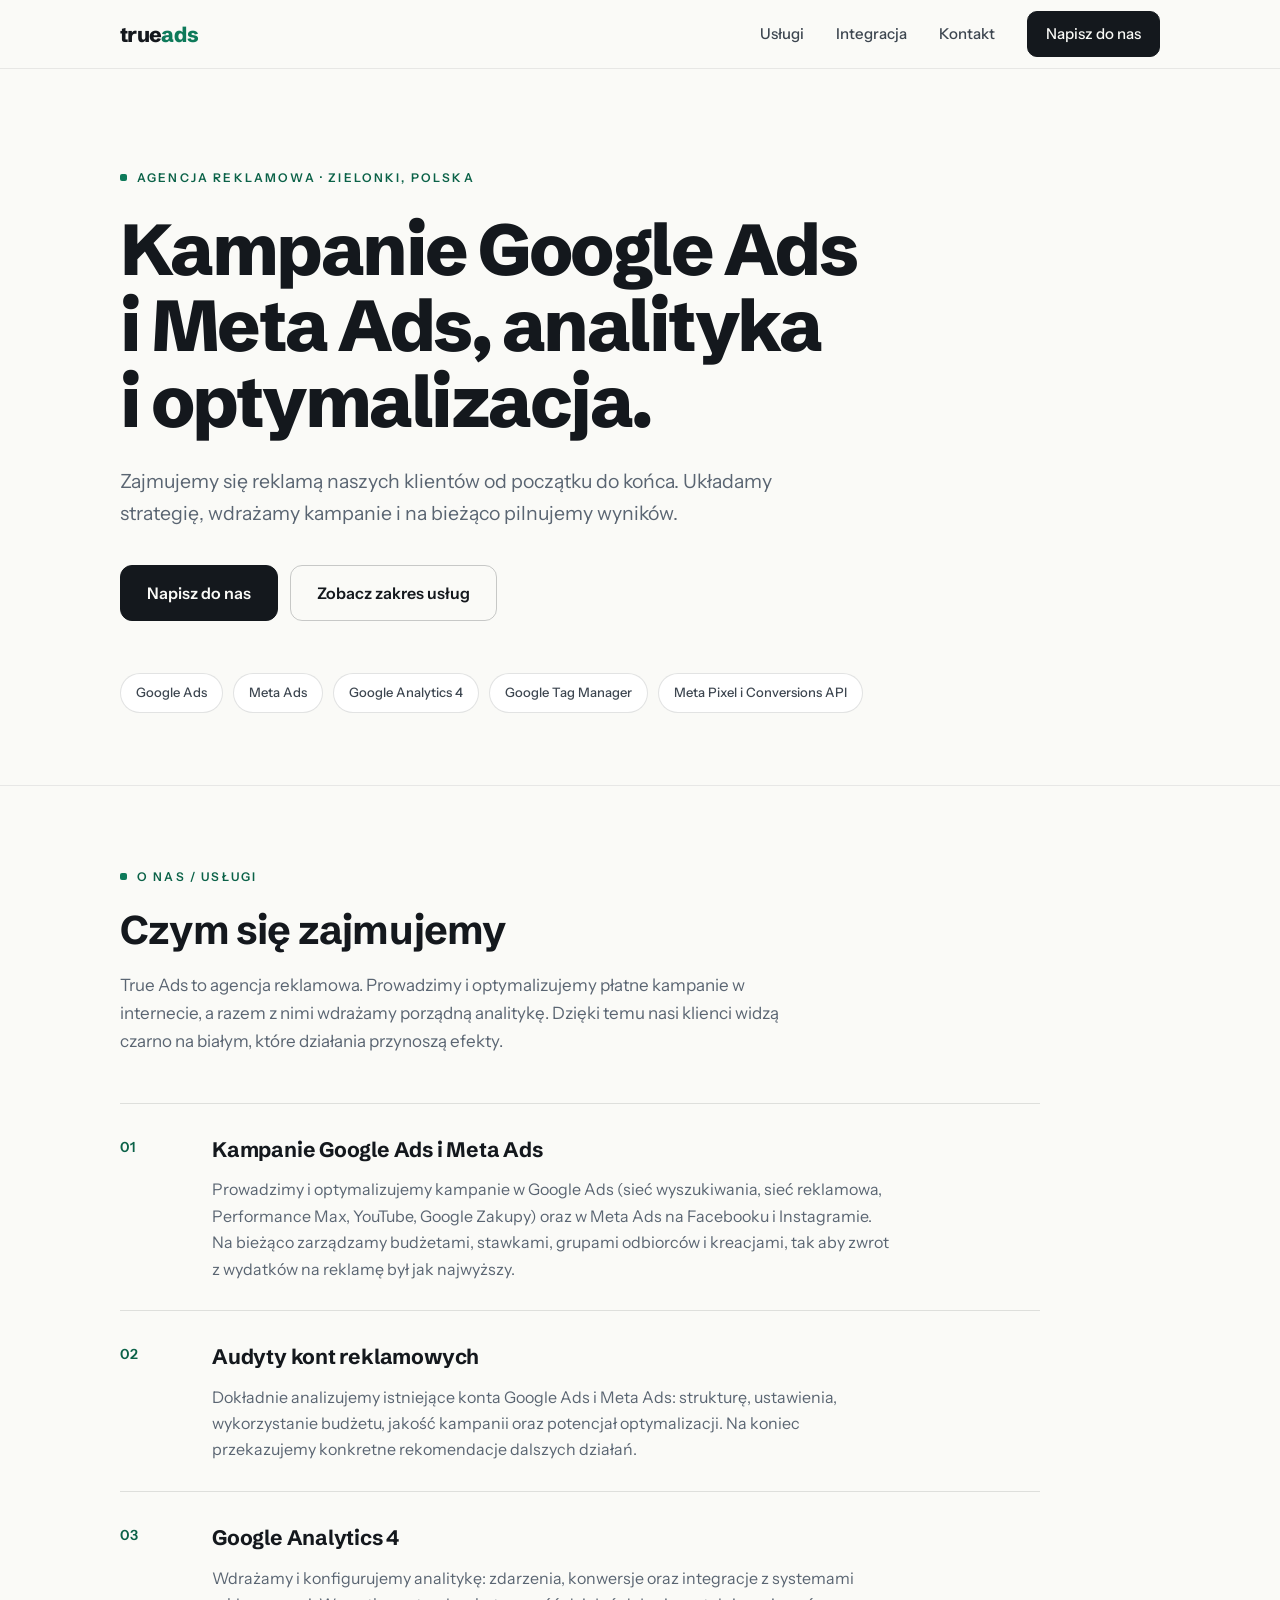
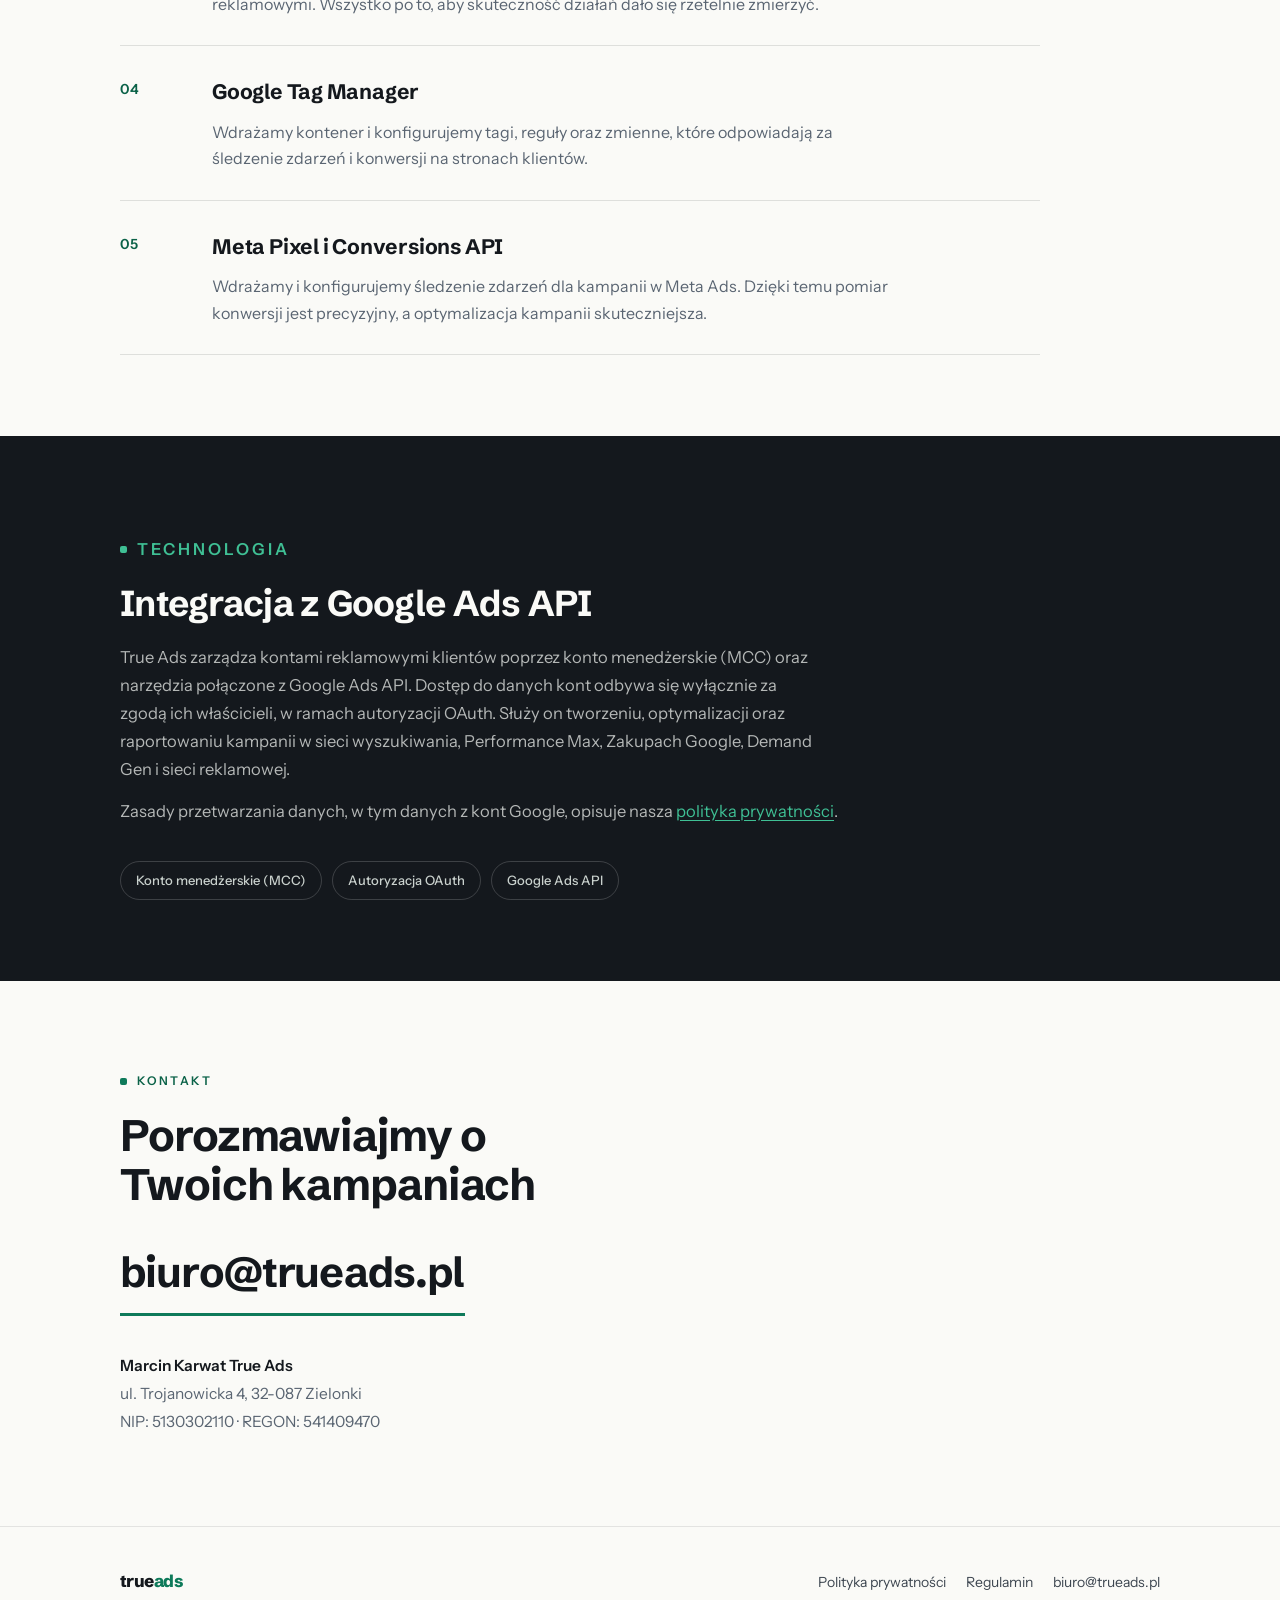
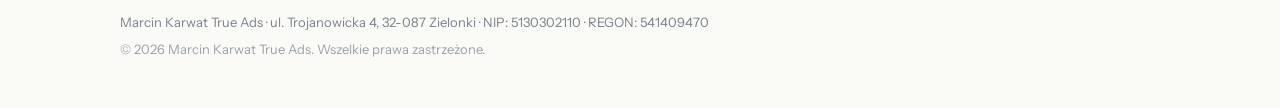
<file: index.html>
<!DOCTYPE html>
<html lang="pl">
<head>
<meta charset="utf-8">
<meta name="viewport" content="width=device-width, initial-scale=1">
<title>True Ads | kampanie Google Ads i Meta Ads, analityka i optymalizacja</title>
<meta name="description" content="True Ads to agencja reklamowa z Zielonek. Prowadzimy kampanie Google Ads i Meta Ads, robimy audyty kont reklamowych i konfigurujemy GA4, Google Tag Managera oraz Meta Pixel z Conversions API.">
<link rel="canonical" href="https://trueads.pl/">
<link rel="icon" type="image/svg+xml" href="/favicon.svg">
<link rel="stylesheet" href="/fonts.css?v=1">
<link rel="stylesheet" href="/style.css?v=2">
</head>
<body>
<a class="skip-link" href="#uslugi">Przejdź do treści</a>

<header class="site-head">
  <div class="container">
    <a class="logo" href="/" aria-label="True Ads, strona główna"><span>true</span><span class="logo-accent">ads</span></a>
    <nav class="site-nav" aria-label="Nawigacja">
      <a href="#uslugi">Usługi</a>
      <a href="#integracja">Integracja</a>
      <a href="#kontakt">Kontakt</a>
      <a class="btn btn-small" href="mailto:biuro@trueads.pl">Napisz do nas</a>
    </nav>
  </div>
</header>

<main>
  <section class="hero">
    <div class="container">
      <p class="kicker">Agencja reklamowa · Zielonki, Polska</p>
      <h1>Kampanie Google Ads i Meta Ads, analityka i optymalizacja.</h1>
      <p class="hero-lead">Zajmujemy się reklamą naszych klientów od początku do końca. Układamy strategię, wdrażamy kampanie i na bieżąco pilnujemy wyników.</p>
      <div class="hero-actions">
        <a class="btn" href="mailto:biuro@trueads.pl">Napisz do nas</a>
        <a class="btn btn-outline" href="#uslugi">Zobacz zakres usług</a>
      </div>
      <div class="chip-row">
        <span class="chip">Google Ads</span>
        <span class="chip">Meta Ads</span>
        <span class="chip">Google Analytics 4</span>
        <span class="chip">Google Tag Manager</span>
        <span class="chip">Meta Pixel i Conversions API</span>
      </div>
    </div>
  </section>

  <section class="services" id="uslugi">
    <div class="container">
      <p class="kicker">O nas / Usługi</p>
      <h2>Czym się zajmujemy</h2>
      <p class="section-lead">True Ads to agencja reklamowa. Prowadzimy i optymalizujemy płatne kampanie w internecie, a razem z nimi wdrażamy porządną analitykę. Dzięki temu nasi klienci widzą czarno na białym, które działania przynoszą efekty.</p>

      <ol class="service-list">
        <li>
          <h3>Kampanie Google Ads i Meta Ads</h3>
          <p>Prowadzimy i optymalizujemy kampanie w Google Ads (sieć wyszukiwania, sieć reklamowa, Performance Max, YouTube, Google Zakupy) oraz w Meta Ads na Facebooku i Instagramie. Na bieżąco zarządzamy budżetami, stawkami, grupami odbiorców i kreacjami, tak aby zwrot z wydatków na reklamę był jak najwyższy.</p>
        </li>
        <li>
          <h3>Audyty kont reklamowych</h3>
          <p>Dokładnie analizujemy istniejące konta Google Ads i Meta Ads: strukturę, ustawienia, wykorzystanie budżetu, jakość kampanii oraz potencjał optymalizacji. Na koniec przekazujemy konkretne rekomendacje dalszych działań.</p>
        </li>
        <li>
          <h3>Google Analytics 4</h3>
          <p>Wdrażamy i konfigurujemy analitykę: zdarzenia, konwersje oraz integracje z systemami reklamowymi. Wszystko po to, aby skuteczność działań dało się rzetelnie zmierzyć.</p>
        </li>
        <li>
          <h3>Google Tag Manager</h3>
          <p>Wdrażamy kontener i konfigurujemy tagi, reguły oraz zmienne, które odpowiadają za śledzenie zdarzeń i konwersji na stronach klientów.</p>
        </li>
        <li>
          <h3>Meta Pixel i Conversions API</h3>
          <p>Wdrażamy i konfigurujemy śledzenie zdarzeń dla kampanii w Meta Ads. Dzięki temu pomiar konwersji jest precyzyjny, a optymalizacja kampanii skuteczniejsza.</p>
        </li>
      </ol>
    </div>
  </section>

  <section class="integration" id="integracja">
    <div class="container">
      <p class="kicker kicker-dark">Technologia</p>
      <h2>Integracja z Google Ads API</h2>
      <p>True Ads zarządza kontami reklamowymi klientów poprzez konto menedżerskie (MCC) oraz narzędzia połączone z Google Ads API. Dostęp do danych kont odbywa się wyłącznie za zgodą ich właścicieli, w ramach autoryzacji OAuth. Służy on tworzeniu, optymalizacji oraz raportowaniu kampanii w sieci wyszukiwania, Performance Max, Zakupach Google, Demand Gen i sieci reklamowej.</p>
      <p>Zasady przetwarzania danych, w tym danych z kont Google, opisuje nasza <a href="/polityka-prywatnosci">polityka prywatności</a>.</p>
      <div class="chip-row">
        <span class="chip chip-dark">Konto menedżerskie (MCC)</span>
        <span class="chip chip-dark">Autoryzacja OAuth</span>
        <span class="chip chip-dark">Google Ads API</span>
      </div>
    </div>
  </section>

  <section class="contact" id="kontakt">
    <div class="container">
      <p class="kicker">Kontakt</p>
      <h2>Porozmawiajmy o Twoich kampaniach</h2>
      <a class="contact-mail" href="mailto:biuro@trueads.pl">biuro@trueads.pl</a>
      <address class="contact-data">
        <strong>Marcin Karwat True Ads</strong><br>
        ul. Trojanowicka 4, 32-087 Zielonki<br>
        NIP: 5130302110 · REGON: 541409470
      </address>
    </div>
  </section>
</main>

<footer class="site-foot">
  <div class="container">
    <div class="foot-top">
      <span class="logo logo-small"><span>true</span><span class="logo-accent">ads</span></span>
      <nav class="foot-nav" aria-label="Dokumenty prawne">
        <a href="/polityka-prywatnosci">Polityka prywatności</a>
        <a href="/regulamin">Regulamin</a>
        <a href="mailto:biuro@trueads.pl">biuro@trueads.pl</a>
      </nav>
    </div>
    <p class="foot-data">Marcin Karwat True Ads · ul. Trojanowicka 4, 32-087 Zielonki · NIP: 5130302110 · REGON: 541409470</p>
    <p class="foot-copy">© 2026 Marcin Karwat True Ads. Wszelkie prawa zastrzeżone.</p>
  </div>
</footer>
</body>
</html>
</file>
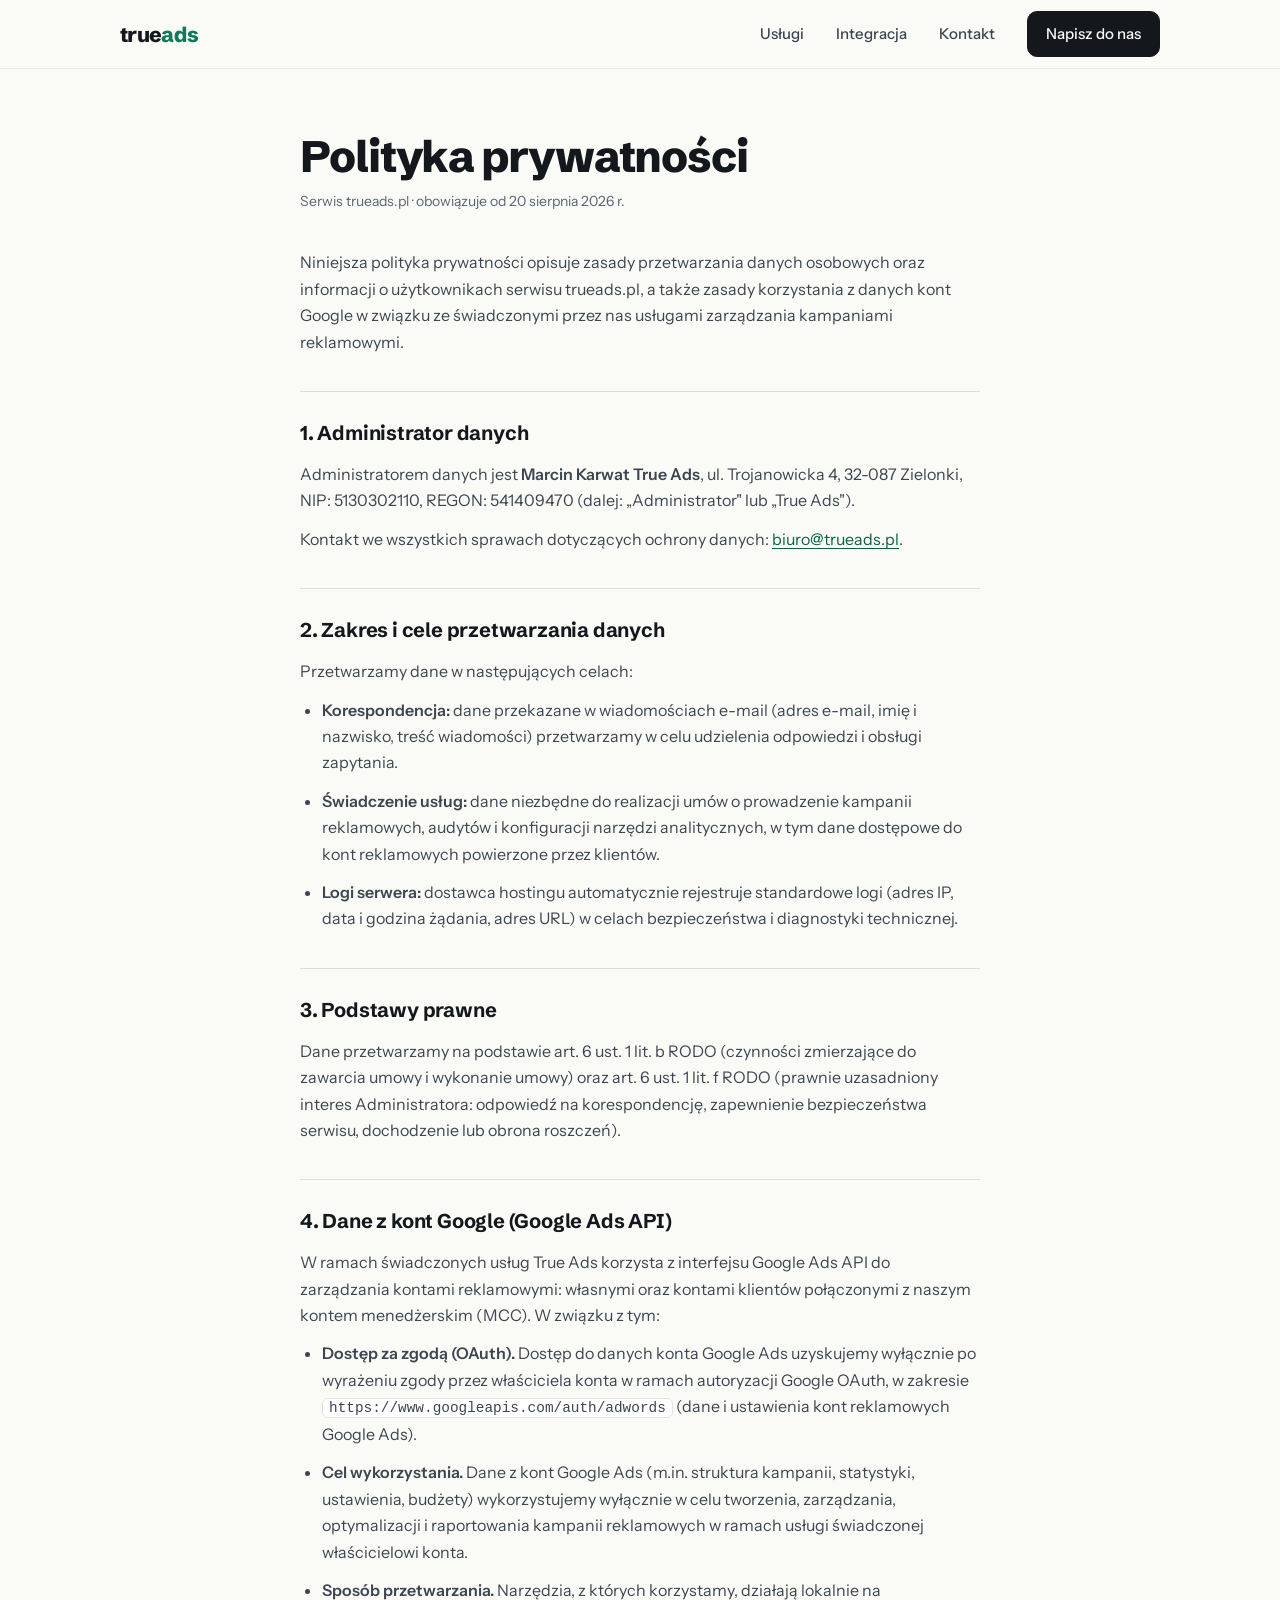
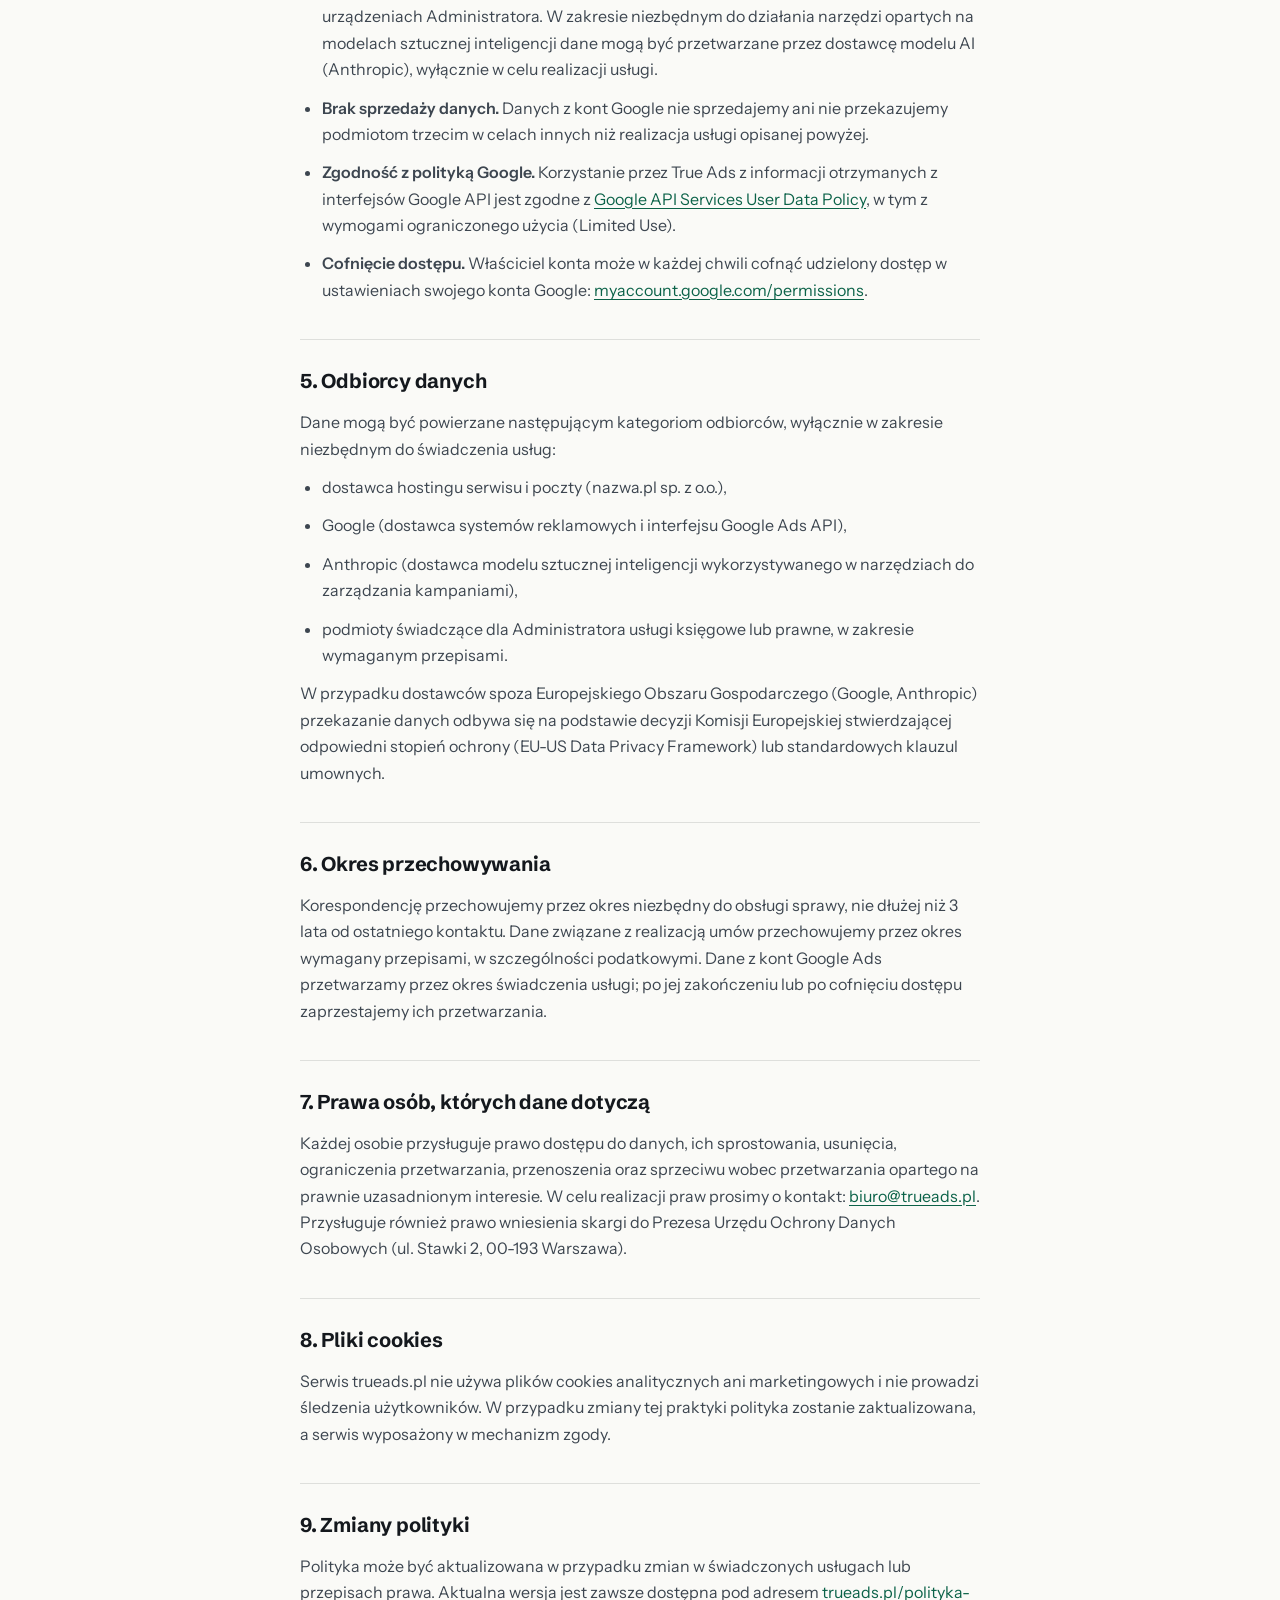
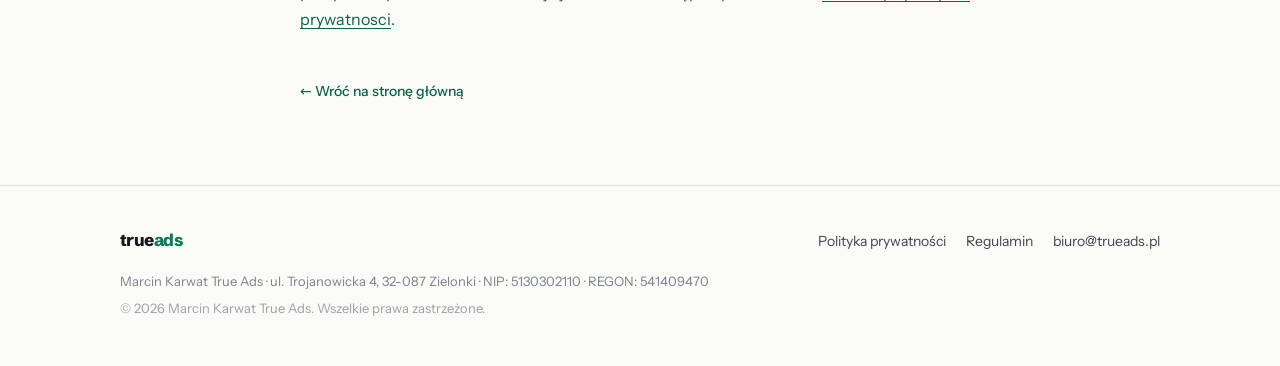
<file: polityka-prywatnosci.html>
<!DOCTYPE html>
<html lang="pl">
<head>
<meta charset="utf-8">
<meta name="viewport" content="width=device-width, initial-scale=1">
<title>Polityka prywatności | True Ads</title>
<meta name="description" content="Zasady przetwarzania danych osobowych oraz danych z kont Google w serwisie trueads.pl (Marcin Karwat True Ads).">
<link rel="canonical" href="https://trueads.pl/polityka-prywatnosci">
<link rel="icon" type="image/svg+xml" href="/favicon.svg">
<link rel="stylesheet" href="/fonts.css?v=1">
<link rel="stylesheet" href="/style.css?v=2">
</head>
<body>
<header class="site-head">
  <div class="container">
    <a class="logo" href="/" aria-label="True Ads, strona główna"><span>true</span><span class="logo-accent">ads</span></a>
    <nav class="site-nav" aria-label="Nawigacja">
      <a href="/#uslugi">Usługi</a>
      <a href="/#integracja">Integracja</a>
      <a href="/#kontakt">Kontakt</a>
      <a class="btn btn-small" href="mailto:biuro@trueads.pl">Napisz do nas</a>
    </nav>
  </div>
</header>

<main class="article">
  <h1>Polityka prywatności</h1>
  <p class="doc-meta">Serwis trueads.pl · obowiązuje od 20 sierpnia 2026 r.</p>

  <p>Niniejsza polityka prywatności opisuje zasady przetwarzania danych osobowych oraz informacji o użytkownikach serwisu trueads.pl, a także zasady korzystania z danych kont Google w związku ze świadczonymi przez nas usługami zarządzania kampaniami reklamowymi.</p>

  <h2>1. Administrator danych</h2>
  <p>Administratorem danych jest <strong>Marcin Karwat True Ads</strong>, ul. Trojanowicka 4, 32-087 Zielonki, NIP: 5130302110, REGON: 541409470 (dalej: „Administrator" lub „True Ads").</p>
  <p>Kontakt we wszystkich sprawach dotyczących ochrony danych: <a href="mailto:biuro@trueads.pl">biuro@trueads.pl</a>.</p>

  <h2>2. Zakres i cele przetwarzania danych</h2>
  <p>Przetwarzamy dane w następujących celach:</p>
  <ul>
    <li><strong>Korespondencja:</strong> dane przekazane w wiadomościach e-mail (adres e-mail, imię i nazwisko, treść wiadomości) przetwarzamy w celu udzielenia odpowiedzi i obsługi zapytania.</li>
    <li><strong>Świadczenie usług:</strong> dane niezbędne do realizacji umów o prowadzenie kampanii reklamowych, audytów i konfiguracji narzędzi analitycznych, w tym dane dostępowe do kont reklamowych powierzone przez klientów.</li>
    <li><strong>Logi serwera:</strong> dostawca hostingu automatycznie rejestruje standardowe logi (adres IP, data i godzina żądania, adres URL) w celach bezpieczeństwa i diagnostyki technicznej.</li>
  </ul>

  <h2>3. Podstawy prawne</h2>
  <p>Dane przetwarzamy na podstawie art. 6 ust. 1 lit. b RODO (czynności zmierzające do zawarcia umowy i wykonanie umowy) oraz art. 6 ust. 1 lit. f RODO (prawnie uzasadniony interes Administratora: odpowiedź na korespondencję, zapewnienie bezpieczeństwa serwisu, dochodzenie lub obrona roszczeń).</p>

  <h2>4. Dane z kont Google (Google Ads API)</h2>
  <p>W ramach świadczonych usług True Ads korzysta z interfejsu Google Ads API do zarządzania kontami reklamowymi: własnymi oraz kontami klientów połączonymi z naszym kontem menedżerskim (MCC). W związku z tym:</p>
  <ul>
    <li><strong>Dostęp za zgodą (OAuth).</strong> Dostęp do danych konta Google Ads uzyskujemy wyłącznie po wyrażeniu zgody przez właściciela konta w ramach autoryzacji Google OAuth, w zakresie <code>https://www.googleapis.com/auth/adwords</code> (dane i ustawienia kont reklamowych Google Ads).</li>
    <li><strong>Cel wykorzystania.</strong> Dane z kont Google Ads (m.in. struktura kampanii, statystyki, ustawienia, budżety) wykorzystujemy wyłącznie w celu tworzenia, zarządzania, optymalizacji i raportowania kampanii reklamowych w ramach usługi świadczonej właścicielowi konta.</li>
    <li><strong>Sposób przetwarzania.</strong> Narzędzia, z których korzystamy, działają lokalnie na urządzeniach Administratora. W zakresie niezbędnym do działania narzędzi opartych na modelach sztucznej inteligencji dane mogą być przetwarzane przez dostawcę modelu AI (Anthropic), wyłącznie w celu realizacji usługi.</li>
    <li><strong>Brak sprzedaży danych.</strong> Danych z kont Google nie sprzedajemy ani nie przekazujemy podmiotom trzecim w celach innych niż realizacja usługi opisanej powyżej.</li>
    <li><strong>Zgodność z polityką Google.</strong> Korzystanie przez True Ads z informacji otrzymanych z interfejsów Google API jest zgodne z <a href="https://developers.google.com/terms/api-services-user-data-policy" rel="noopener">Google API Services User Data Policy</a>, w tym z wymogami ograniczonego użycia (Limited Use).</li>
    <li><strong>Cofnięcie dostępu.</strong> Właściciel konta może w każdej chwili cofnąć udzielony dostęp w ustawieniach swojego konta Google: <a href="https://myaccount.google.com/permissions" rel="noopener">myaccount.google.com/permissions</a>.</li>
  </ul>

  <h2>5. Odbiorcy danych</h2>
  <p>Dane mogą być powierzane następującym kategoriom odbiorców, wyłącznie w zakresie niezbędnym do świadczenia usług:</p>
  <ul>
    <li>dostawca hostingu serwisu i poczty (nazwa.pl sp. z o.o.),</li>
    <li>Google (dostawca systemów reklamowych i interfejsu Google Ads API),</li>
    <li>Anthropic (dostawca modelu sztucznej inteligencji wykorzystywanego w narzędziach do zarządzania kampaniami),</li>
    <li>podmioty świadczące dla Administratora usługi księgowe lub prawne, w zakresie wymaganym przepisami.</li>
  </ul>
  <p>W przypadku dostawców spoza Europejskiego Obszaru Gospodarczego (Google, Anthropic) przekazanie danych odbywa się na podstawie decyzji Komisji Europejskiej stwierdzającej odpowiedni stopień ochrony (EU-US Data Privacy Framework) lub standardowych klauzul umownych.</p>

  <h2>6. Okres przechowywania</h2>
  <p>Korespondencję przechowujemy przez okres niezbędny do obsługi sprawy, nie dłużej niż 3 lata od ostatniego kontaktu. Dane związane z realizacją umów przechowujemy przez okres wymagany przepisami, w szczególności podatkowymi. Dane z kont Google Ads przetwarzamy przez okres świadczenia usługi; po jej zakończeniu lub po cofnięciu dostępu zaprzestajemy ich przetwarzania.</p>

  <h2>7. Prawa osób, których dane dotyczą</h2>
  <p>Każdej osobie przysługuje prawo dostępu do danych, ich sprostowania, usunięcia, ograniczenia przetwarzania, przenoszenia oraz sprzeciwu wobec przetwarzania opartego na prawnie uzasadnionym interesie. W celu realizacji praw prosimy o kontakt: <a href="mailto:biuro@trueads.pl">biuro@trueads.pl</a>. Przysługuje również prawo wniesienia skargi do Prezesa Urzędu Ochrony Danych Osobowych (ul. Stawki 2, 00-193 Warszawa).</p>

  <h2>8. Pliki cookies</h2>
  <p>Serwis trueads.pl nie używa plików cookies analitycznych ani marketingowych i nie prowadzi śledzenia użytkowników. W przypadku zmiany tej praktyki polityka zostanie zaktualizowana, a serwis wyposażony w mechanizm zgody.</p>

  <h2>9. Zmiany polityki</h2>
  <p>Polityka może być aktualizowana w przypadku zmian w świadczonych usługach lub przepisach prawa. Aktualna wersja jest zawsze dostępna pod adresem <a href="https://trueads.pl/polityka-prywatnosci">trueads.pl/polityka-prywatnosci</a>.</p>

  <a class="backlink" href="/">← Wróć na stronę główną</a>
</main>

<footer class="site-foot">
  <div class="container">
    <div class="foot-top">
      <span class="logo logo-small"><span>true</span><span class="logo-accent">ads</span></span>
      <nav class="foot-nav" aria-label="Dokumenty prawne">
        <a href="/polityka-prywatnosci">Polityka prywatności</a>
        <a href="/regulamin">Regulamin</a>
        <a href="mailto:biuro@trueads.pl">biuro@trueads.pl</a>
      </nav>
    </div>
    <p class="foot-data">Marcin Karwat True Ads · ul. Trojanowicka 4, 32-087 Zielonki · NIP: 5130302110 · REGON: 541409470</p>
    <p class="foot-copy">© 2026 Marcin Karwat True Ads. Wszelkie prawa zastrzeżone.</p>
  </div>
</footer>
</body>
</html>
</file>
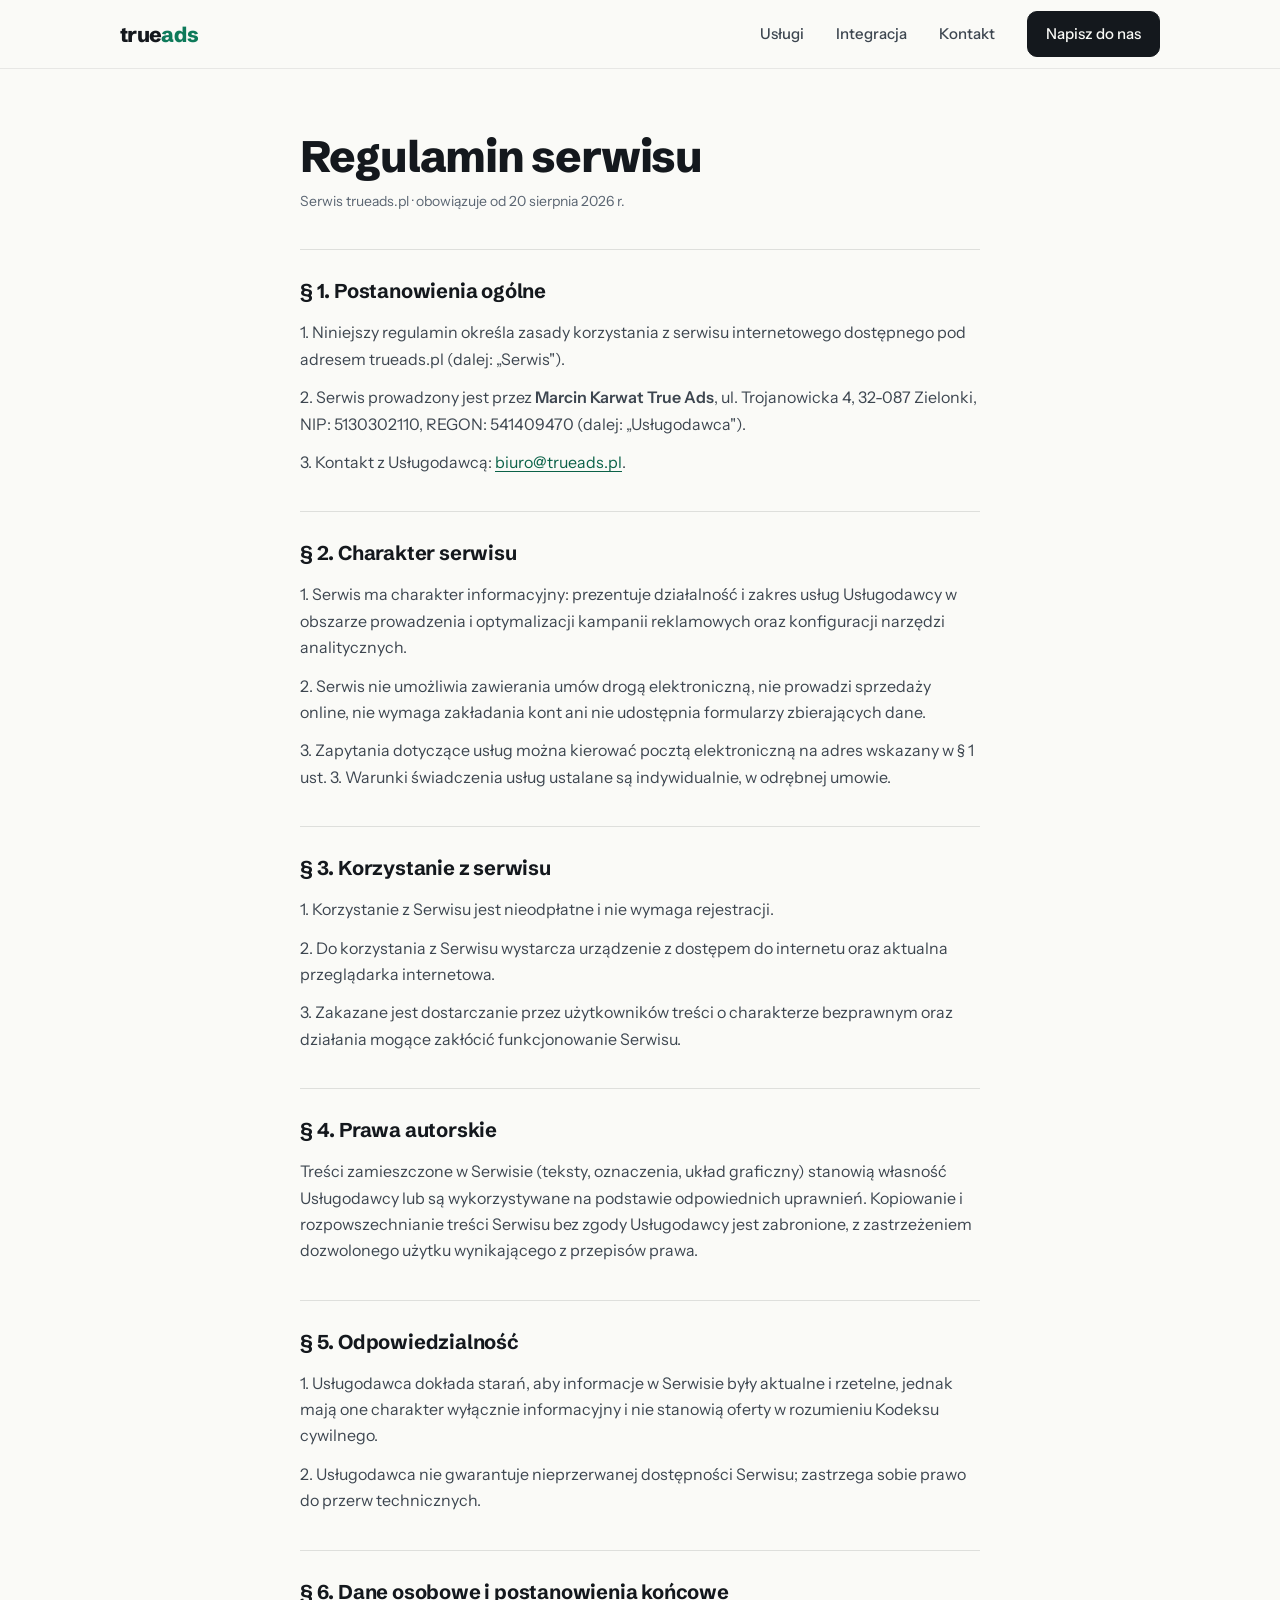
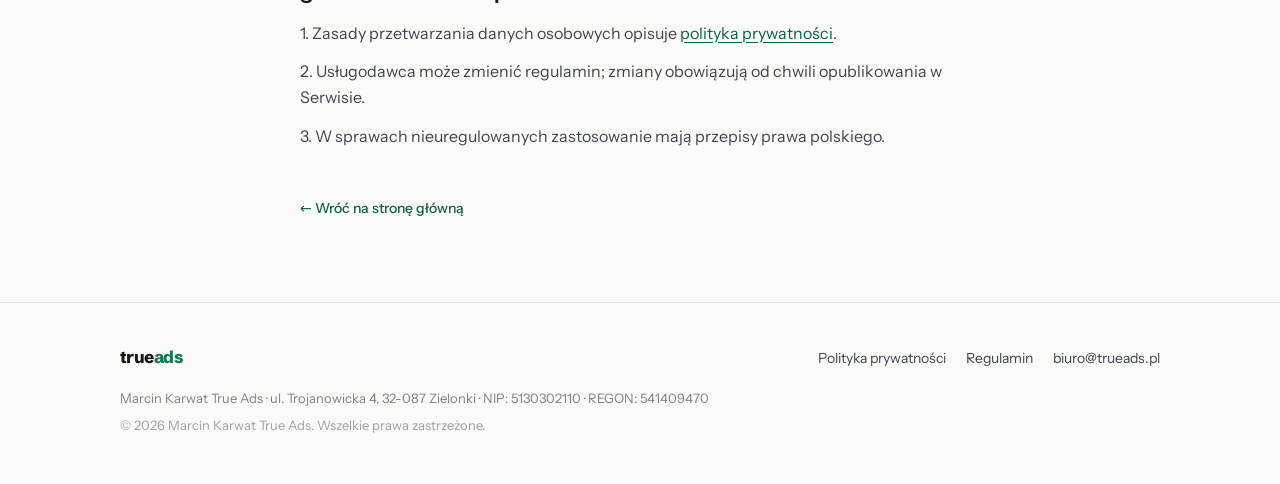
<file: regulamin.html>
<!DOCTYPE html>
<html lang="pl">
<head>
<meta charset="utf-8">
<meta name="viewport" content="width=device-width, initial-scale=1">
<title>Regulamin | True Ads</title>
<meta name="description" content="Regulamin serwisu trueads.pl prowadzonego przez Marcin Karwat True Ads.">
<link rel="canonical" href="https://trueads.pl/regulamin">
<link rel="icon" type="image/svg+xml" href="/favicon.svg">
<link rel="stylesheet" href="/fonts.css?v=1">
<link rel="stylesheet" href="/style.css?v=2">
</head>
<body>
<header class="site-head">
  <div class="container">
    <a class="logo" href="/" aria-label="True Ads, strona główna"><span>true</span><span class="logo-accent">ads</span></a>
    <nav class="site-nav" aria-label="Nawigacja">
      <a href="/#uslugi">Usługi</a>
      <a href="/#integracja">Integracja</a>
      <a href="/#kontakt">Kontakt</a>
      <a class="btn btn-small" href="mailto:biuro@trueads.pl">Napisz do nas</a>
    </nav>
  </div>
</header>

<main class="article">
  <h1>Regulamin serwisu</h1>
  <p class="doc-meta">Serwis trueads.pl · obowiązuje od 20 sierpnia 2026 r.</p>

  <h2>§ 1. Postanowienia ogólne</h2>
  <p>1. Niniejszy regulamin określa zasady korzystania z serwisu internetowego dostępnego pod adresem trueads.pl (dalej: „Serwis").</p>
  <p>2. Serwis prowadzony jest przez <strong>Marcin Karwat True Ads</strong>, ul. Trojanowicka 4, 32-087 Zielonki, NIP: 5130302110, REGON: 541409470 (dalej: „Usługodawca").</p>
  <p>3. Kontakt z Usługodawcą: <a href="mailto:biuro@trueads.pl">biuro@trueads.pl</a>.</p>

  <h2>§ 2. Charakter serwisu</h2>
  <p>1. Serwis ma charakter informacyjny: prezentuje działalność i zakres usług Usługodawcy w obszarze prowadzenia i optymalizacji kampanii reklamowych oraz konfiguracji narzędzi analitycznych.</p>
  <p>2. Serwis nie umożliwia zawierania umów drogą elektroniczną, nie prowadzi sprzedaży online, nie wymaga zakładania kont ani nie udostępnia formularzy zbierających dane.</p>
  <p>3. Zapytania dotyczące usług można kierować pocztą elektroniczną na adres wskazany w § 1 ust. 3. Warunki świadczenia usług ustalane są indywidualnie, w odrębnej umowie.</p>

  <h2>§ 3. Korzystanie z serwisu</h2>
  <p>1. Korzystanie z Serwisu jest nieodpłatne i nie wymaga rejestracji.</p>
  <p>2. Do korzystania z Serwisu wystarcza urządzenie z dostępem do internetu oraz aktualna przeglądarka internetowa.</p>
  <p>3. Zakazane jest dostarczanie przez użytkowników treści o charakterze bezprawnym oraz działania mogące zakłócić funkcjonowanie Serwisu.</p>

  <h2>§ 4. Prawa autorskie</h2>
  <p>Treści zamieszczone w Serwisie (teksty, oznaczenia, układ graficzny) stanowią własność Usługodawcy lub są wykorzystywane na podstawie odpowiednich uprawnień. Kopiowanie i rozpowszechnianie treści Serwisu bez zgody Usługodawcy jest zabronione, z zastrzeżeniem dozwolonego użytku wynikającego z przepisów prawa.</p>

  <h2>§ 5. Odpowiedzialność</h2>
  <p>1. Usługodawca dokłada starań, aby informacje w Serwisie były aktualne i rzetelne, jednak mają one charakter wyłącznie informacyjny i nie stanowią oferty w rozumieniu Kodeksu cywilnego.</p>
  <p>2. Usługodawca nie gwarantuje nieprzerwanej dostępności Serwisu; zastrzega sobie prawo do przerw technicznych.</p>

  <h2>§ 6. Dane osobowe i postanowienia końcowe</h2>
  <p>1. Zasady przetwarzania danych osobowych opisuje <a href="/polityka-prywatnosci">polityka prywatności</a>.</p>
  <p>2. Usługodawca może zmienić regulamin; zmiany obowiązują od chwili opublikowania w Serwisie.</p>
  <p>3. W sprawach nieuregulowanych zastosowanie mają przepisy prawa polskiego.</p>

  <a class="backlink" href="/">← Wróć na stronę główną</a>
</main>

<footer class="site-foot">
  <div class="container">
    <div class="foot-top">
      <span class="logo logo-small"><span>true</span><span class="logo-accent">ads</span></span>
      <nav class="foot-nav" aria-label="Dokumenty prawne">
        <a href="/polityka-prywatnosci">Polityka prywatności</a>
        <a href="/regulamin">Regulamin</a>
        <a href="mailto:biuro@trueads.pl">biuro@trueads.pl</a>
      </nav>
    </div>
    <p class="foot-data">Marcin Karwat True Ads · ul. Trojanowicka 4, 32-087 Zielonki · NIP: 5130302110 · REGON: 541409470</p>
    <p class="foot-copy">© 2026 Marcin Karwat True Ads. Wszelkie prawa zastrzeżone.</p>
  </div>
</footer>
</body>
</html>
</file>
<file: fonts.css>
/* latin-ext */
@font-face {
  font-family: 'Instrument Sans';
  font-style: normal;
  font-weight: 400;
  font-stretch: 100%;
  font-display: swap;
  src: url(/fonts/instrumentsans-400-latin-ext.woff2) format('woff2');
  unicode-range: U+0100-02BA, U+02BD-02C5, U+02C7-02CC, U+02CE-02D7, U+02DD-02FF, U+0304, U+0308, U+0329, U+1D00-1DBF, U+1E00-1E9F, U+1EF2-1EFF, U+2020, U+20A0-20AB, U+20AD-20C0, U+2113, U+2C60-2C7F, U+A720-A7FF;
}
/* latin */
@font-face {
  font-family: 'Instrument Sans';
  font-style: normal;
  font-weight: 400;
  font-stretch: 100%;
  font-display: swap;
  src: url(/fonts/instrumentsans-400-latin.woff2) format('woff2');
  unicode-range: U+0000-00FF, U+0131, U+0152-0153, U+02BB-02BC, U+02C6, U+02DA, U+02DC, U+0304, U+0308, U+0329, U+2000-206F, U+20AC, U+2122, U+2191, U+2193, U+2212, U+2215, U+FEFF, U+FFFD;
}
/* latin-ext */
@font-face {
  font-family: 'Instrument Sans';
  font-style: normal;
  font-weight: 500;
  font-stretch: 100%;
  font-display: swap;
  src: url(/fonts/instrumentsans-500-latin-ext.woff2) format('woff2');
  unicode-range: U+0100-02BA, U+02BD-02C5, U+02C7-02CC, U+02CE-02D7, U+02DD-02FF, U+0304, U+0308, U+0329, U+1D00-1DBF, U+1E00-1E9F, U+1EF2-1EFF, U+2020, U+20A0-20AB, U+20AD-20C0, U+2113, U+2C60-2C7F, U+A720-A7FF;
}
/* latin */
@font-face {
  font-family: 'Instrument Sans';
  font-style: normal;
  font-weight: 500;
  font-stretch: 100%;
  font-display: swap;
  src: url(/fonts/instrumentsans-500-latin.woff2) format('woff2');
  unicode-range: U+0000-00FF, U+0131, U+0152-0153, U+02BB-02BC, U+02C6, U+02DA, U+02DC, U+0304, U+0308, U+0329, U+2000-206F, U+20AC, U+2122, U+2191, U+2193, U+2212, U+2215, U+FEFF, U+FFFD;
}
/* latin-ext */
@font-face {
  font-family: 'Instrument Sans';
  font-style: normal;
  font-weight: 600;
  font-stretch: 100%;
  font-display: swap;
  src: url(/fonts/instrumentsans-600-latin-ext.woff2) format('woff2');
  unicode-range: U+0100-02BA, U+02BD-02C5, U+02C7-02CC, U+02CE-02D7, U+02DD-02FF, U+0304, U+0308, U+0329, U+1D00-1DBF, U+1E00-1E9F, U+1EF2-1EFF, U+2020, U+20A0-20AB, U+20AD-20C0, U+2113, U+2C60-2C7F, U+A720-A7FF;
}
/* latin */
@font-face {
  font-family: 'Instrument Sans';
  font-style: normal;
  font-weight: 600;
  font-stretch: 100%;
  font-display: swap;
  src: url(/fonts/instrumentsans-600-latin.woff2) format('woff2');
  unicode-range: U+0000-00FF, U+0131, U+0152-0153, U+02BB-02BC, U+02C6, U+02DA, U+02DC, U+0304, U+0308, U+0329, U+2000-206F, U+20AC, U+2122, U+2191, U+2193, U+2212, U+2215, U+FEFF, U+FFFD;
}
/* latin-ext */
@font-face {
  font-family: 'Schibsted Grotesk';
  font-style: normal;
  font-weight: 700;
  font-display: swap;
  src: url(/fonts/schibstedgrotesk-700-latin-ext.woff2) format('woff2');
  unicode-range: U+0100-02BA, U+02BD-02C5, U+02C7-02CC, U+02CE-02D7, U+02DD-02FF, U+0304, U+0308, U+0329, U+1D00-1DBF, U+1E00-1E9F, U+1EF2-1EFF, U+2020, U+20A0-20AB, U+20AD-20C0, U+2113, U+2C60-2C7F, U+A720-A7FF;
}
/* latin */
@font-face {
  font-family: 'Schibsted Grotesk';
  font-style: normal;
  font-weight: 700;
  font-display: swap;
  src: url(/fonts/schibstedgrotesk-700-latin.woff2) format('woff2');
  unicode-range: U+0000-00FF, U+0131, U+0152-0153, U+02BB-02BC, U+02C6, U+02DA, U+02DC, U+0304, U+0308, U+0329, U+2000-206F, U+20AC, U+2122, U+2191, U+2193, U+2212, U+2215, U+FEFF, U+FFFD;
}
/* latin-ext */
@font-face {
  font-family: 'Schibsted Grotesk';
  font-style: normal;
  font-weight: 800;
  font-display: swap;
  src: url(/fonts/schibstedgrotesk-800-latin-ext.woff2) format('woff2');
  unicode-range: U+0100-02BA, U+02BD-02C5, U+02C7-02CC, U+02CE-02D7, U+02DD-02FF, U+0304, U+0308, U+0329, U+1D00-1DBF, U+1E00-1E9F, U+1EF2-1EFF, U+2020, U+20A0-20AB, U+20AD-20C0, U+2113, U+2C60-2C7F, U+A720-A7FF;
}
/* latin */
@font-face {
  font-family: 'Schibsted Grotesk';
  font-style: normal;
  font-weight: 800;
  font-display: swap;
  src: url(/fonts/schibstedgrotesk-800-latin.woff2) format('woff2');
  unicode-range: U+0000-00FF, U+0131, U+0152-0153, U+02BB-02BC, U+02C6, U+02DA, U+02DC, U+0304, U+0308, U+0329, U+2000-206F, U+20AC, U+2122, U+2191, U+2193, U+2212, U+2215, U+FEFF, U+FFFD;
}
</file>
<file: style.css>
/* True Ads — trueads.pl
   Design wg claude.ai/design "TrueAds Redesign" (wariant logo: dwutonowe, chipy w hero).
   Fonty self-hostowane (site/fonts.css) — zero zapytań do zewnętrznych domen. */

:root {
  --bg: #FAFAF7;
  --ink: #14181D;
  --ink-2: #3D4650;
  --muted: #5A6572;
  --faint: #7A828B;
  --faint-2: #9AA1A8;
  --green-700: #0B6248;
  --green-600: #0E7A5A;
  --green-300: #3FBF94;
  --green-200: #7BD9B8;
  --dark-bg: #14181D;
  --dark-text: rgba(233, 236, 234, 0.75);
  --dark-heading: #FAFAF7;
  --chip-dark-text: #C9D1CD;
  --line-06: rgba(20, 24, 29, 0.08);
  --line-10: rgba(20, 24, 29, 0.10);
  --line-12: rgba(20, 24, 29, 0.12);
  --line-22: rgba(20, 24, 29, 0.22);
  --line-dark: rgba(250, 250, 247, 0.18);
  --display: "Schibsted Grotesk", system-ui, sans-serif;
  --body: "Instrument Sans", system-ui, sans-serif;
  --container: 1120px;
  --pad-x: clamp(20px, 4vw, 40px);
}

* { box-sizing: border-box; margin: 0; padding: 0; }

html { scroll-behavior: smooth; }
@media (prefers-reduced-motion: reduce) {
  html { scroll-behavior: auto; }
}

body {
  font-family: var(--body);
  font-size: 16px;
  line-height: 1.65;
  color: var(--ink);
  background: var(--bg);
  -webkit-font-smoothing: antialiased;
}

::selection { background: var(--green-600); color: #FFFFFF; }

a { color: var(--green-700); }
a:focus-visible {
  outline: 3px solid var(--green-600);
  outline-offset: 3px;
  border-radius: 2px;
}

.container {
  max-width: var(--container);
  margin: 0 auto;
  padding: 0 var(--pad-x);
}

section[id] { scroll-margin-top: 84px; }

.skip-link {
  position: absolute;
  left: -999px;
  top: 0;
  background: var(--green-600);
  color: #FFFFFF;
  padding: 10px 16px;
  border-radius: 0 0 10px 0;
  font-weight: 600;
  z-index: 100;
}
.skip-link:focus { left: 0; }

/* ---------- Logo ---------- */

.logo {
  display: inline-flex;
  align-items: baseline;
  text-decoration: none;
  font-family: var(--display);
  font-weight: 800;
  font-size: 21px;
  letter-spacing: -0.03em;
  color: var(--ink);
}
.logo .logo-accent { color: var(--green-600); }
.logo-small { font-size: 17px; }

/* ---------- Etykiety sekcji ---------- */

.kicker {
  display: flex;
  align-items: center;
  gap: 10px;
  font-size: 12px;
  font-weight: 600;
  letter-spacing: 0.18em;
  text-transform: uppercase;
  color: var(--green-700);
}
.kicker::before {
  content: "";
  width: 7px;
  height: 7px;
  background: var(--green-600);
  border-radius: 2px;
  flex: none;
}
.kicker-dark { color: var(--green-300); }
.kicker-dark::before { background: var(--green-300); }

/* ---------- Nagłówek ---------- */

.site-head {
  position: sticky;
  top: 0;
  z-index: 50;
  background: rgba(250, 250, 247, 0.92);
  backdrop-filter: blur(10px);
  -webkit-backdrop-filter: blur(10px);
  border-bottom: 1px solid var(--line-06);
}
.site-head .container {
  display: flex;
  align-items: center;
  justify-content: space-between;
  gap: 16px;
  min-height: 68px;
  flex-wrap: wrap;
  padding-top: 8px;
  padding-bottom: 8px;
}

.site-nav {
  display: flex;
  align-items: center;
  gap: clamp(16px, 3vw, 32px);
  flex-wrap: wrap;
}
.site-nav a {
  font-size: 15px;
  font-weight: 500;
  color: var(--ink-2);
  text-decoration: none;
}
.site-nav a:hover { color: var(--green-700); }
/* CTA w nawigacji: .site-nav a ma wyższą specyficzność niż .btn i nadpisywał kolor tekstu */
.site-nav a.btn { color: var(--bg); }
.site-nav a.btn:hover { color: #FFFFFF; }

.btn {
  display: inline-block;
  font-family: var(--body);
  font-size: 16px;
  font-weight: 600;
  text-decoration: none;
  color: var(--bg);
  background: var(--ink);
  padding: 14px 26px;
  border-radius: 12px;
  border: 1px solid var(--ink);
  transition: background 0.15s ease, color 0.15s ease, border-color 0.15s ease;
}
.btn:hover { background: var(--green-600); border-color: var(--green-600); color: #FFFFFF; }
.btn-outline {
  color: var(--ink);
  background: transparent;
  border-color: var(--line-22);
}
.btn-outline:hover { background: transparent; border-color: var(--green-600); color: var(--green-700); }
.btn-small {
  font-size: 14px;
  padding: 10px 18px;
  border-radius: 10px;
}

/* ---------- Hero ---------- */

.hero { padding: clamp(72px, 11vh, 120px) 0 clamp(56px, 8vh, 88px); }

.hero h1 {
  margin-top: 24px;
  font-family: var(--display);
  font-weight: 800;
  font-size: clamp(38px, 5.8vw, 72px);
  line-height: 1.06;
  letter-spacing: -0.035em;
  max-width: 19ch;
  text-wrap: balance;
}

.hero-lead {
  margin-top: 24px;
  font-size: clamp(17px, 1.8vw, 19.5px);
  line-height: 1.65;
  color: var(--muted);
  max-width: 52ch;
  text-wrap: pretty;
}

.hero-actions {
  margin-top: 36px;
  display: flex;
  flex-wrap: wrap;
  gap: 12px;
}

.chip-row {
  margin-top: 52px;
  display: flex;
  flex-wrap: wrap;
  gap: 10px;
}
.chip {
  font-size: 13px;
  font-weight: 500;
  color: var(--ink-2);
  background: #FFFFFF;
  border: 1px solid var(--line-12);
  border-radius: 999px;
  padding: 8px 15px;
}
.chip-dark {
  color: var(--chip-dark-text);
  background: transparent;
  border-color: var(--line-dark);
}

/* ---------- Usługi ---------- */

.services {
  padding: clamp(64px, 9vh, 96px) 0;
  border-top: 1px solid var(--line-06);
}

.services h2,
.contact h2 {
  margin-top: 20px;
  font-family: var(--display);
  font-weight: 700;
  font-size: clamp(28px, 3.6vw, 40px);
  line-height: 1.15;
  letter-spacing: -0.02em;
  max-width: 26ch;
  text-wrap: balance;
}

.section-lead {
  margin-top: 18px;
  font-size: 17px;
  line-height: 1.65;
  color: var(--muted);
  max-width: 62ch;
  text-wrap: pretty;
}

.service-list {
  list-style: none;
  counter-reset: srv;
  margin-top: 48px;
  border-top: 1px solid var(--line-12);
  max-width: 920px;
}
.service-list li {
  counter-increment: srv;
  display: grid;
  grid-template-columns: 72px 1fr;
  gap: 4px 20px;
  padding: 28px 0;
  border-bottom: 1px solid var(--line-12);
}
.service-list li::before {
  content: "0" counter(srv);
  grid-row: 1 / span 2;
  font-size: 14px;
  font-weight: 600;
  letter-spacing: 0.08em;
  color: var(--green-700);
  padding-top: 4px;
}
.service-list h3 {
  font-family: var(--display);
  font-weight: 700;
  font-size: 21px;
  letter-spacing: -0.01em;
}
.service-list p {
  grid-column: 2;
  margin-top: 6px;
  color: var(--muted);
  max-width: 62ch;
  text-wrap: pretty;
}

/* ---------- Integracja ---------- */

.integration {
  background: var(--dark-bg);
  color: var(--dark-text);
  padding: clamp(64px, 9vh, 88px) 0;
}
.integration h2 {
  margin-top: 20px;
  font-family: var(--display);
  font-weight: 700;
  font-size: clamp(26px, 3.2vw, 36px);
  line-height: 1.15;
  letter-spacing: -0.02em;
  color: var(--dark-heading);
  max-width: 24ch;
}
.integration p {
  margin-top: 18px;
  font-size: 16.5px;
  line-height: 1.7;
  max-width: 66ch;
  text-wrap: pretty;
}
.integration p + p { margin-top: 14px; }
.integration a {
  color: var(--green-300);
  text-decoration: underline;
  text-underline-offset: 3px;
}
.integration a:hover { color: var(--green-200); }
.integration .chip-row { margin-top: 36px; }

/* ---------- Kontakt ---------- */

.contact { padding: clamp(72px, 10vh, 110px) 0; }
.contact h2 {
  font-size: clamp(30px, 4vw, 44px);
  line-height: 1.12;
  letter-spacing: -0.025em;
  max-width: 20ch;
}
.contact-mail {
  display: inline-block;
  margin-top: 28px;
  font-family: var(--display);
  font-weight: 700;
  font-size: clamp(24px, 4vw, 42px);
  letter-spacing: -0.02em;
  color: var(--ink);
  text-decoration: none;
  border-bottom: 3px solid var(--green-600);
  padding-bottom: 6px;
  overflow-wrap: anywhere;
}
.contact-mail:hover { color: var(--green-700); }
.contact-data {
  margin-top: 36px;
  font-style: normal;
  font-size: 15.5px;
  line-height: 1.8;
  color: var(--muted);
}
.contact-data strong { color: var(--ink); font-weight: 600; }

/* ---------- Stopka ---------- */

.site-foot {
  border-top: 1px solid var(--line-10);
  padding: 40px 0 48px;
}
.foot-top {
  display: flex;
  align-items: baseline;
  justify-content: space-between;
  gap: 20px;
  flex-wrap: wrap;
}
.foot-nav { display: flex; flex-wrap: wrap; gap: 20px; }
.foot-nav a {
  font-size: 14px;
  color: var(--ink-2);
  text-decoration: none;
}
.foot-nav a:hover { color: var(--green-700); }
.foot-data {
  margin-top: 16px;
  font-size: 13px;
  line-height: 1.7;
  color: var(--faint);
}
.foot-copy { margin-top: 6px; font-size: 13px; color: var(--faint-2); }

/* ---------- Podstrony prawne / 404 ---------- */

.article {
  max-width: 760px;
  margin: 0 auto;
  padding: clamp(48px, 7vh, 72px) var(--pad-x) clamp(64px, 9vh, 88px);
}
.article h1 {
  font-family: var(--display);
  font-weight: 800;
  font-size: clamp(30px, 4vw, 44px);
  line-height: 1.1;
  letter-spacing: -0.025em;
  margin-bottom: 10px;
}
.article .doc-meta {
  font-size: 14px;
  color: var(--muted);
  margin-bottom: 36px;
}
.article h2 {
  font-family: var(--display);
  font-weight: 700;
  font-size: 20px;
  letter-spacing: -0.01em;
  margin: 36px 0 12px;
  padding-top: 24px;
  border-top: 1px solid var(--line-12);
}
.article p, .article li { margin-bottom: 12px; color: var(--ink-2); }
.article ul, .article ol { padding-left: 22px; margin-bottom: 12px; }
.article a { color: var(--green-700); text-underline-offset: 3px; }
.article a:hover { color: var(--ink); }
.article code {
  font-size: 0.9em;
  background: #FFFFFF;
  border: 1px solid var(--line-12);
  border-radius: 6px;
  padding: 1px 6px;
  overflow-wrap: anywhere;
}
.article .backlink {
  display: inline-block;
  margin-top: 36px;
  font-size: 14px;
  font-weight: 500;
  text-decoration: none;
}

.error-page {
  min-height: 55vh;
  display: grid;
  place-items: center;
  text-align: center;
  padding: 64px var(--pad-x);
}
.error-page .code {
  font-family: var(--display);
  font-weight: 800;
  font-size: clamp(72px, 14vw, 140px);
  line-height: 1;
  color: var(--green-600);
  letter-spacing: -0.04em;
}
.error-page h1 {
  font-family: var(--display);
  font-weight: 700;
  font-size: clamp(22px, 3vw, 30px);
  margin-top: 10px;
}
.error-page p { margin-top: 10px; color: var(--muted); }

/* ---------- Responsywność / druk ---------- */

@media (max-width: 560px) {
  .service-list li { grid-template-columns: 1fr; }
  .service-list li::before { grid-row: auto; padding-top: 0; }
  .service-list p { grid-column: 1; }
}

@media print {
  .site-head, .site-foot, .skip-link { display: none; }
  body { background: #fff; color: #000; }
  .article { max-width: none; padding: 0; }
  .article a { color: #000; text-decoration: none; }
}
</file>
